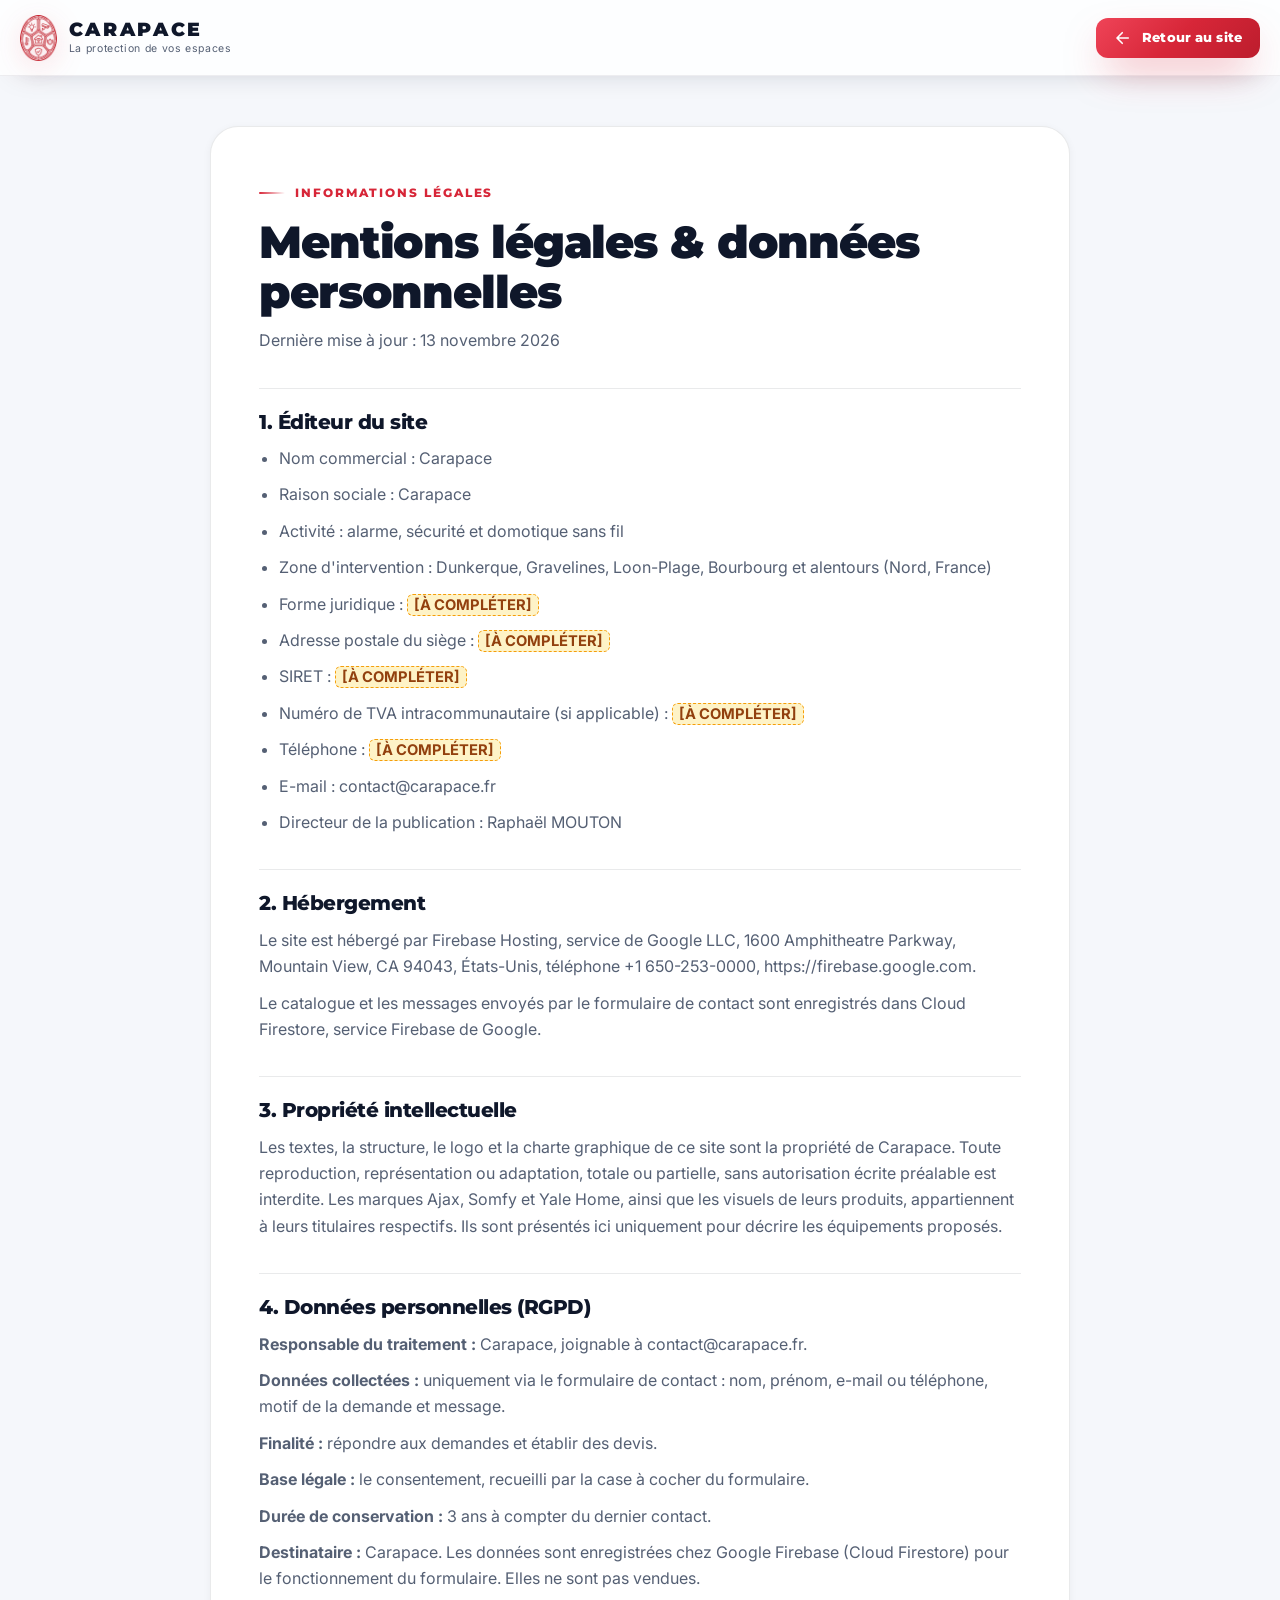
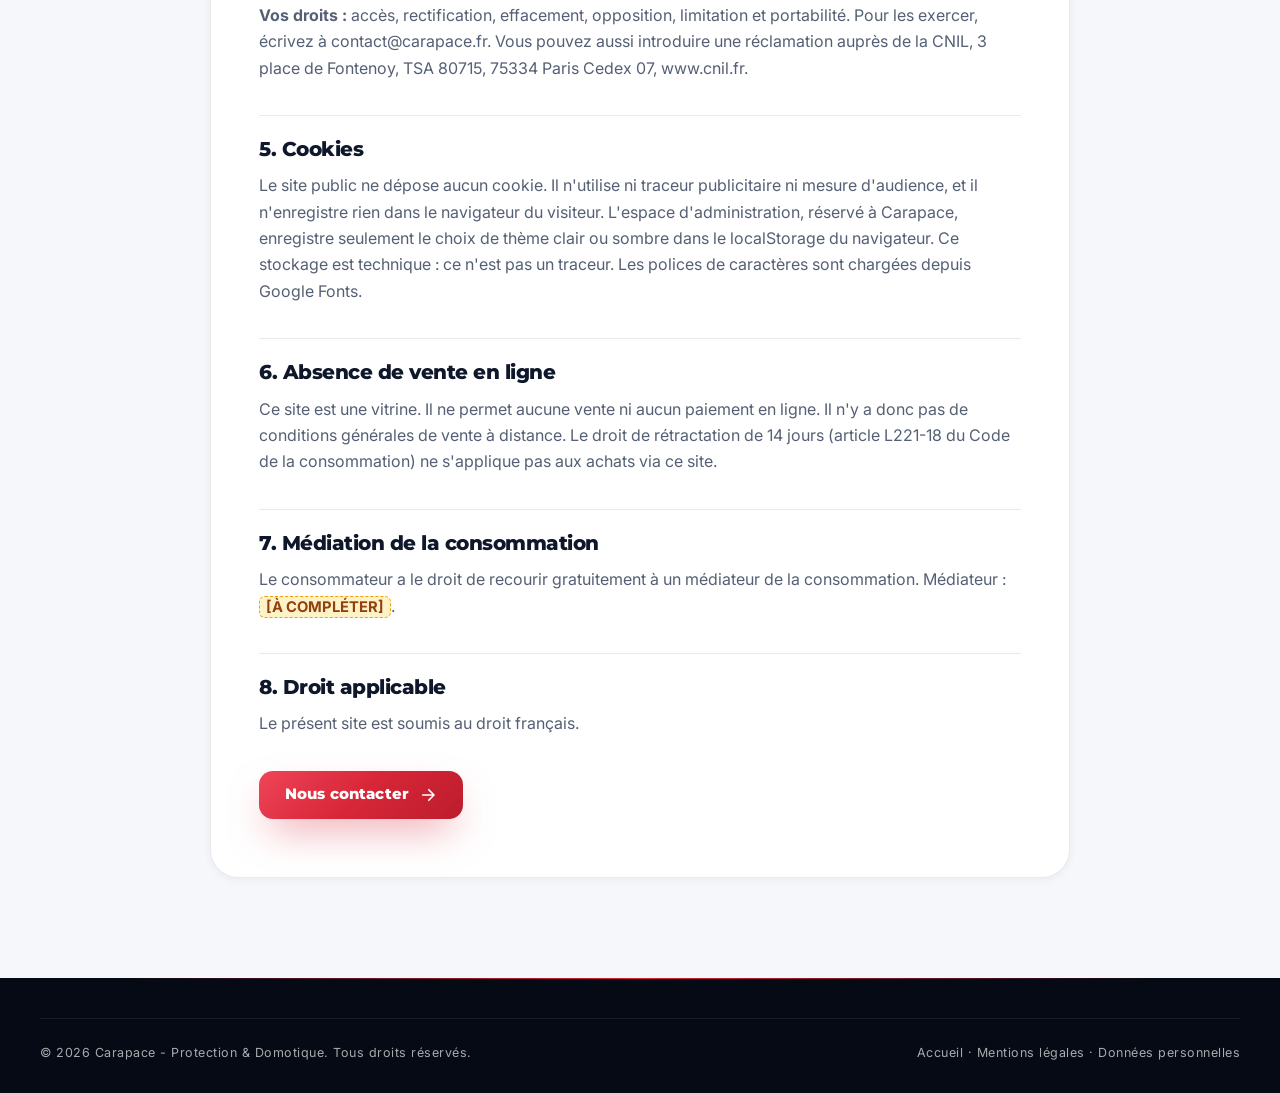
<file: mentions-legales.html>
<!DOCTYPE html>
<html lang="fr">
<head>
<meta charset="UTF-8">
<script>
(function () {
  if (!/github\.io$/i.test(location.hostname)) return;
  var path = location.pathname.replace(/^\/Site-Carapace(?=\/|$)/, "") || "/";
  if (path.charAt(0) !== "/") path = "/" + path;
  location.replace("https://carapace-6ffff.web.app" + path + location.search + location.hash);
})();
</script>
<meta name="viewport" content="width=device-width, initial-scale=1.0">
<title>Mentions légales | Carapace, Dunkerque, Gravelines, Loon-Plage</title>
<meta name="description" content="Mentions légales et données personnelles de Carapace. Installation d'alarmes Ajax, Somfy et Yale, devis gratuit, à Dunkerque, Gravelines et Loon-Plage.">
<link rel="canonical" href="https://carapace-6ffff.web.app/mentions-legales.html">
<meta property="og:type" content="website">
<meta property="og:locale" content="fr_FR">
<meta property="og:site_name" content="Carapace">
<meta property="og:url" content="https://carapace-6ffff.web.app/mentions-legales.html">
<meta property="og:title" content="Mentions légales | Carapace, Dunkerque, Gravelines, Loon-Plage">
<meta property="og:description" content="Mentions légales et données personnelles de Carapace. Installation d'alarmes Ajax, Somfy et Yale, devis gratuit, à Dunkerque, Gravelines et Loon-Plage.">
<meta name="theme-color" content="#0b1020">
<link rel="icon" href="favicon.ico" sizes="any">
<link rel="icon" type="image/png" sizes="32x32" href="assets/img/icon-32.png">
<link rel="apple-touch-icon" href="assets/img/icon-180.png">
<link rel="preconnect" href="https://fonts.googleapis.com">
<link rel="preconnect" href="https://fonts.gstatic.com" crossorigin>
<link href="https://fonts.googleapis.com/css2?family=Inter:wght@400;500;600;700&family=Montserrat:wght@600;700;800;900&display=swap" rel="stylesheet">
<link rel="stylesheet" href="assets/css/style.css">
</head>
<body class="page-simple">
<svg width="0" height="0" style="position:absolute" aria-hidden="true">
  <symbol id="i-back" viewBox="0 0 24 24" fill="none" stroke="currentColor" stroke-width="2.2" stroke-linecap="round" stroke-linejoin="round"><path d="M19 12H5M11 19l-7-7 7-7"/></symbol>
  <symbol id="i-arrow" viewBox="0 0 24 24" fill="none" stroke="currentColor" stroke-width="2.2" stroke-linecap="round" stroke-linejoin="round"><path d="M5 12h14M13 5l7 7-7 7"/></symbol>
</svg>
<header class="site-header is-solid">
  <div class="container">
    <a class="brand" href="/" aria-label="Carapace — accueil">
      <img src="assets/img/logo-mark.png" alt="" width="160" height="200">
      <span class="brand-text"><strong>CARAPACE</strong><small>La protection de vos espaces</small></span>
    </a>
    <div class="header-actions">
      <a class="btn btn-primary btn-sm" href="/"><svg width="16" height="16"><use href="#i-back"/></svg> Retour au site</a>
    </div>
  </div>
</header>

<main class="simple-page" id="main">
  <div class="container">
    <article class="card legal">
      <span class="eyebrow">Informations légales</span>
      <h1>Mentions légales &amp; données personnelles</h1>
      <p>Dernière mise à jour : 13 novembre 2026</p>

      <h2>1. Éditeur du site</h2>
      <ul>
        <li>Nom commercial : Carapace</li>
        <li>Raison sociale : Carapace</li>
        <li>Activité : alarme, sécurité et domotique sans fil</li>
        <li>Zone d'intervention : Dunkerque, Gravelines, Loon-Plage, Bourbourg et alentours (Nord, France)</li>
        <li>Forme juridique : <span class="todo">[À COMPLÉTER]</span></li>
        <li>Adresse postale du siège : <span class="todo">[À COMPLÉTER]</span></li>
        <li>SIRET : <span class="todo">[À COMPLÉTER]</span></li>
        <li>Numéro de TVA intracommunautaire (si applicable) : <span class="todo">[À COMPLÉTER]</span></li>
        <li>Téléphone : <span class="todo">[À COMPLÉTER]</span></li>
        <li>E-mail : <a href="mailto:contact@carapace.fr">contact@carapace.fr</a></li>
        <li>Directeur de la publication : Raphaël MOUTON</li>
      </ul>

      <h2>2. Hébergement</h2>
      <p>Le site est hébergé par Firebase Hosting, service de Google LLC, 1600 Amphitheatre Parkway, Mountain View, CA 94043, États-Unis, téléphone +1 650-253-0000, <a href="https://firebase.google.com" target="_blank" rel="noopener">https://firebase.google.com</a>.</p>
      <p>Le catalogue et les messages envoyés par le formulaire de contact sont enregistrés dans Cloud Firestore, service Firebase de Google.</p>

      <h2>3. Propriété intellectuelle</h2>
      <p>Les textes, la structure, le logo et la charte graphique de ce site sont la propriété de Carapace. Toute reproduction, représentation ou adaptation, totale ou partielle, sans autorisation écrite préalable est interdite. Les marques Ajax, Somfy et Yale Home, ainsi que les visuels de leurs produits, appartiennent à leurs titulaires respectifs. Ils sont présentés ici uniquement pour décrire les équipements proposés.</p>

      <h2 id="donnees">4. Données personnelles (RGPD)</h2>
      <p><strong>Responsable du traitement :</strong> Carapace, joignable à <a href="mailto:contact@carapace.fr">contact@carapace.fr</a>.</p>
      <p><strong>Données collectées :</strong> uniquement via le formulaire de contact : nom, prénom, e-mail ou téléphone, motif de la demande et message.</p>
      <p><strong>Finalité :</strong> répondre aux demandes et établir des devis.</p>
      <p><strong>Base légale :</strong> le consentement, recueilli par la case à cocher du formulaire.</p>
      <p><strong>Durée de conservation :</strong> 3 ans à compter du dernier contact.</p>
      <p><strong>Destinataire :</strong> Carapace. Les données sont enregistrées chez Google Firebase (Cloud Firestore) pour le fonctionnement du formulaire. Elles ne sont pas vendues.</p>
      <p><strong>Vos droits :</strong> accès, rectification, effacement, opposition, limitation et portabilité. Pour les exercer, écrivez à <a href="mailto:contact@carapace.fr">contact@carapace.fr</a>. Vous pouvez aussi introduire une réclamation auprès de la CNIL, 3 place de Fontenoy, TSA 80715, 75334 Paris Cedex 07, <a href="https://www.cnil.fr" target="_blank" rel="noopener">www.cnil.fr</a>.</p>

      <h2>5. Cookies</h2>
      <p>Le site public ne dépose aucun cookie. Il n'utilise ni traceur publicitaire ni mesure d'audience, et il n'enregistre rien dans le navigateur du visiteur. L'espace d'administration, réservé à Carapace, enregistre seulement le choix de thème clair ou sombre dans le localStorage du navigateur. Ce stockage est technique : ce n'est pas un traceur. Les polices de caractères sont chargées depuis Google Fonts.</p>

      <h2>6. Absence de vente en ligne</h2>
      <p>Ce site est une vitrine. Il ne permet aucune vente ni aucun paiement en ligne. Il n'y a donc pas de conditions générales de vente à distance. Le droit de rétractation de 14 jours (article L221-18 du Code de la consommation) ne s'applique pas aux achats via ce site.</p>

      <h2>7. Médiation de la consommation</h2>
      <p>Le consommateur a le droit de recourir gratuitement à un médiateur de la consommation. Médiateur : <span class="todo">[À COMPLÉTER]</span>.</p>

      <h2>8. Droit applicable</h2>
      <p>Le présent site est soumis au droit français.</p>

      <p style="margin-top:34px"><a class="btn btn-primary" href="/#contact">Nous contacter <svg width="16" height="16"><use href="#i-arrow"/></svg></a></p>
    </article>
  </div>
</main>
<footer class="site-footer" style="margin-top:60px;padding-top:40px">
  <div class="container">
    <div class="footer-bottom">
      <span>© <span class="year">2026</span> Carapace - Protection &amp; Domotique. Tous droits réservés.</span>
      <span><a href="/">Accueil</a> · <a href="mentions-legales.html">Mentions légales</a> · <a href="mentions-legales.html#donnees">Données personnelles</a></span>
    </div>
  </div>
</footer>
<script>document.querySelectorAll('.year').forEach(function(e){e.textContent=new Date().getFullYear();});</script>
</body>
</html>
</file>
<file: assets/css/style.css>
/* =========================================================
   CARAPACE — Feuille de style principale (site vitrine)
   Couleurs de marque : rouge #d72638 / bleu nuit #0f172a
   ========================================================= */
:root {
  --red: #d72638;
  --red-600: #bc1d2d;
  --red-400: #ef4458;
  --red-soft: #fff1f3;
  --red-glow: rgba(215, 38, 56, 0.45);
  --navy-950: #060a14;
  --navy-900: #0b1020;
  --navy-800: #0f172a;
  --navy-700: #1e293b;
  --navy-600: #334155;
  --bg: #f5f7fb;
  --card: #ffffff;
  --text: #1f2937;
  --ink: #0f172a;
  --muted: #556074;
  --line: rgba(15, 23, 42, 0.09);
  --line-dark: rgba(255, 255, 255, 0.1);
  --success: #16a34a;
  --radius-sm: 12px;
  --radius: 20px;
  --radius-lg: 28px;
  --shadow-sm: 0 2px 8px rgba(15, 23, 42, 0.05);
  --shadow: 0 18px 50px -20px rgba(15, 23, 42, 0.25);
  --shadow-lg: 0 40px 90px -30px rgba(15, 23, 42, 0.45);
  --shadow-red: 0 18px 40px -12px rgba(215, 38, 56, 0.55);
  --ease: cubic-bezier(0.22, 1, 0.36, 1);
  --header-h: 76px;
  --font-head: 'Montserrat', system-ui, -apple-system, 'Segoe UI', sans-serif;
  --font-body: 'Inter', system-ui, -apple-system, 'Segoe UI', sans-serif;
}

*, *::before, *::after { box-sizing: border-box; margin: 0; padding: 0; }
html { overflow-x: clip; scroll-behavior: smooth; scroll-padding-top: calc(var(--header-h) + 16px); -webkit-text-size-adjust: 100%; }
body {
  font-family: var(--font-body);
  background: var(--bg);
  color: var(--text);
  line-height: 1.65;
  font-size: 16px;
  -webkit-font-smoothing: antialiased;
  text-rendering: optimizeLegibility;
  overflow-x: hidden;
  overflow-x: clip;
}
body.no-scroll { overflow: hidden; }
img { max-width: 100%; height: auto; display: block; }
a { color: inherit; text-decoration: none; }
button, input, select, textarea { font: inherit; color: inherit; }
button { cursor: pointer; background: none; border: 0; }
h1, h2, h3, h4 { font-family: var(--font-head); color: var(--ink); line-height: 1.12; letter-spacing: -0.025em; }
::selection { background: var(--red); color: #fff; }
:focus-visible { outline: 3px solid var(--red); outline-offset: 3px; border-radius: 6px; }

.skip-link { position: absolute; left: 16px; top: -60px; z-index: 5000; background: var(--red); color: #fff; padding: 10px 16px; border-radius: 10px; font-weight: 700; transition: top .2s; }
.skip-link:focus { top: 12px; }
.sr-only { position: absolute; width: 1px; height: 1px; padding: 0; margin: -1px; overflow: hidden; clip: rect(0,0,0,0); border: 0; }

.container { width: min(1200px, 100% - 40px); margin-inline: auto; }
.section { padding: clamp(72px, 9vw, 120px) 0; position: relative; }
.section-tight { padding: clamp(48px, 6vw, 80px) 0; }

/* ---------- Typo utilitaires ---------- */
.eyebrow {
  display: inline-flex; align-items: center; gap: 10px;
  font-family: var(--font-head); font-size: 12px; font-weight: 800;
  letter-spacing: .16em; text-transform: uppercase; color: var(--red);
  margin-bottom: 14px;
}
.eyebrow::before { content: ""; width: 26px; height: 2px; background: linear-gradient(90deg, var(--red), transparent); border-radius: 2px; }
.section-head { display: flex; justify-content: space-between; align-items: flex-end; gap: 24px; flex-wrap: wrap; margin-bottom: 44px; }
.section-head h2, .h2 { font-size: clamp(1.9rem, 3.6vw, 3rem); font-weight: 900; max-width: 720px; }
.section-head p.lead { max-width: 520px; color: var(--muted); }
.lead { font-size: clamp(1.02rem, 1.4vw, 1.15rem); color: var(--muted); }
.text-grad { background: linear-gradient(100deg, #ff5a6c 0%, var(--red) 45%, #ff8a5c 100%); -webkit-background-clip: text; background-clip: text; color: transparent; }
.center { text-align: center; }
.center .section-head, .section-head.center { justify-content: center; text-align: center; }
.center .eyebrow::after { content: ""; width: 26px; height: 2px; background: linear-gradient(270deg, var(--red), transparent); border-radius: 2px; }

/* ---------- Boutons ---------- */
.btn {
  --bg-btn: var(--red);
  position: relative; display: inline-flex; align-items: center; justify-content: center; gap: 10px;
  padding: 15px 26px; border-radius: 14px; font-family: var(--font-head); font-weight: 800; font-size: 14.5px;
  letter-spacing: .01em; line-height: 1.2; white-space: nowrap;
  transition: transform .35s var(--ease), box-shadow .35s var(--ease), background .25s, color .25s, border-color .25s;
  isolation: isolate; overflow: hidden;
}
.btn svg { width: 18px; height: 18px; flex: none; transition: transform .35s var(--ease); }
.btn:hover svg.arrow { transform: translateX(4px); }
.btn-primary { background: linear-gradient(135deg, var(--red-400), var(--red) 50%, var(--red-600)); color: #fff; box-shadow: var(--shadow-red); }
.btn-primary::after {
  content: ""; position: absolute; inset: 0; z-index: -1;
  background: linear-gradient(120deg, transparent 20%, rgba(255,255,255,.35) 50%, transparent 80%);
  transform: translateX(-120%); transition: transform .8s var(--ease);
}
.btn-primary:hover { transform: translateY(-3px); box-shadow: 0 26px 50px -14px rgba(215, 38, 56, .7); }
.btn-primary:hover::after { transform: translateX(120%); }
.btn-ghost { background: rgba(255,255,255,.08); color: #fff; border: 1px solid rgba(255,255,255,.22); backdrop-filter: blur(10px); -webkit-backdrop-filter: blur(10px); }
.btn-ghost:hover { background: rgba(255,255,255,.16); transform: translateY(-3px); }
.btn-dark { background: var(--navy-800); color: #fff; box-shadow: 0 14px 30px -12px rgba(15,23,42,.6); }
.btn-dark:hover { background: var(--navy-700); transform: translateY(-3px); }
.btn-light { background: #fff; color: var(--ink); box-shadow: 0 14px 30px -14px rgba(0,0,0,.5); }
.btn-light:hover { transform: translateY(-3px); }
.btn-outline { border: 1.5px solid var(--line); color: var(--ink); background: #fff; }
.btn-outline:hover { border-color: var(--red); color: var(--red); transform: translateY(-2px); }
.btn-sm { padding: 11px 18px; font-size: 13px; border-radius: 12px; }
.btn-block { width: 100%; }
.btn-link { color: var(--muted); font-weight: 700; text-decoration: underline; text-underline-offset: 4px; padding: 10px; }
.btn-link:hover { color: var(--red); }

/* ---------- Header ---------- */
.site-header {
  position: fixed; inset: 0 0 auto 0; z-index: 1000; height: var(--header-h);
  display: flex; align-items: center;
  transition: background .35s var(--ease), box-shadow .35s var(--ease), height .35s var(--ease), border-color .35s;
  border-bottom: 1px solid transparent;
}
.site-header .container { display: flex; align-items: center; justify-content: space-between; gap: 20px; width: 100%; max-width: 1360px; padding-inline: 20px; box-sizing: border-box; margin-inline: auto; min-width: 0; }
.site-header.is-solid, .site-header.is-light {
  background: rgba(255, 255, 255, .82); backdrop-filter: saturate(180%) blur(18px); -webkit-backdrop-filter: saturate(180%) blur(18px);
  border-bottom-color: rgba(15,23,42,.07); box-shadow: 0 10px 30px -18px rgba(15,23,42,.25);
}
.brand { display: flex; align-items: center; gap: 12px; flex: none; }
.brand img { height: 46px; width: auto; transition: transform .5s var(--ease); filter: drop-shadow(0 6px 14px rgba(215,38,56,.35)); }
.brand:hover img { transform: rotate(-6deg) scale(1.06); }
.brand-text { display: flex; flex-direction: column; line-height: 1; }
.brand-text strong { font-family: var(--font-head); font-weight: 900; letter-spacing: .14em; font-size: 19px; color: #fff; transition: color .3s; }
.brand-text small { font-size: 10.5px; letter-spacing: .06em; color: rgba(255,255,255,.7); margin-top: 5px; transition: color .3s; }
.is-solid .brand-text strong, .is-light .brand-text strong { color: var(--ink); }
.is-solid .brand-text small, .is-light .brand-text small { color: var(--muted); }

.main-nav ul { list-style: none; display: flex; align-items: center; gap: 4px; }
.main-nav a {
  position: relative; display: block; padding: 10px 14px; border-radius: 10px;
  font-family: var(--font-head); font-weight: 700; font-size: 13.5px; color: rgba(255,255,255,.86);
  transition: color .25s, background .25s;
}
.main-nav a::after { content: ""; position: absolute; left: 14px; right: 14px; bottom: 5px; height: 2px; border-radius: 2px; background: var(--red); transform: scaleX(0); transform-origin: left; transition: transform .35s var(--ease); }
.main-nav a:hover { color: #fff; background: rgba(255,255,255,.08); }
.main-nav a.active::after, .main-nav a:hover::after { transform: scaleX(1); }
.is-solid .main-nav a, .is-light .main-nav a { color: var(--text); }
.is-solid .main-nav a:hover, .is-light .main-nav a:hover { color: var(--red); background: var(--red-soft); }
.main-nav a.active { color: #fff; }
.is-solid .main-nav a.active, .is-light .main-nav a.active { color: var(--red); }

.header-actions { display: flex; align-items: center; gap: 10px; }
.icon-btn {
  width: 44px; height: 44px; display: grid; place-items: center; border-radius: 12px;
  color: #fff; border: 1px solid rgba(255,255,255,.18); background: rgba(255,255,255,.06);
  transition: background .25s, color .25s, border-color .25s, transform .25s;
}
.icon-btn svg { width: 19px; height: 19px; }
.icon-btn:hover { background: rgba(255,255,255,.15); transform: translateY(-1px); }
.is-solid .icon-btn, .is-light .icon-btn { color: var(--ink); border-color: var(--line); background: #fff; }
.is-solid .icon-btn:hover, .is-light .icon-btn:hover { color: var(--red); border-color: rgba(215,38,56,.3); }
.search-trigger { width: auto; padding: 0 12px 0 14px; gap: 10px; display: inline-flex; align-items: center; font-size: 13px; font-weight: 600; }
.search-trigger kbd { font-family: var(--font-body); font-size: 11px; padding: 2px 6px; border-radius: 6px; border: 1px solid currentColor; opacity: .55; }
.portal-link { font-size: 12.5px; font-weight: 700; padding: 10px 12px; border-radius: 10px; color: rgba(255,255,255,.75); display: inline-flex; gap: 6px; align-items: center; }
.portal-link svg { width: 15px; height: 15px; }
.portal-link:hover { color: #fff; }
.is-solid .portal-link, .is-light .portal-link { color: var(--muted); }
.is-solid .portal-link:hover, .is-light .portal-link:hover { color: var(--ink); }
.burger { display: none; }

/* Menu mobile */
.mobile-menu {
  position: fixed; inset: 0; z-index: 1500; background: rgba(6,10,20,.6); backdrop-filter: blur(6px);
  opacity: 0; pointer-events: none; visibility: hidden; overflow: hidden; transition: opacity .35s var(--ease), visibility 0s linear .45s;
}
.mobile-menu.open { opacity: 1; pointer-events: auto; visibility: visible; transition: opacity .35s var(--ease), visibility 0s; }
.mobile-menu-panel {
  position: absolute; top: 0; right: 0; bottom: 0; width: min(380px, 88vw);
  background: var(--navy-900); color: #fff; padding: 24px; display: flex; flex-direction: column; gap: 8px;
  transform: translateX(100%); transition: transform .45s var(--ease); overflow-y: auto;
  border-left: 1px solid var(--line-dark);
}
.mobile-menu.open .mobile-menu-panel { transform: none; }
.mobile-menu-top { display: flex; justify-content: space-between; align-items: center; margin-bottom: 18px; }
.mobile-menu a.m-link { font-family: var(--font-head); font-size: 22px; font-weight: 800; padding: 12px 6px; border-bottom: 1px solid var(--line-dark); display: flex; justify-content: space-between; align-items: center; }
.mobile-menu a.m-link:hover, .mobile-menu a.m-link.active { color: var(--red-400); }
.mobile-menu .btn { margin-top: 14px; }

/* ---------- Pages (SPA) ---------- */
.page-section { display: none; }
.page-section.active { display: block; animation: pageIn .6s var(--ease) both; }
@keyframes pageIn { from { opacity: 0; transform: translateY(14px); } to { opacity: 1; transform: none; } }

/* ---------- HERO ---------- */
.hero {
  position: relative; min-height: min(100svh, 980px); padding: calc(var(--header-h) + 48px) 0 90px;
  background: radial-gradient(1200px 600px at 85% -10%, rgba(215,38,56,.35), transparent 60%),
              radial-gradient(900px 500px at -10% 110%, rgba(59,130,246,.14), transparent 60%),
              linear-gradient(180deg, var(--navy-950), var(--navy-900) 60%, var(--navy-800));
  color: #fff; overflow: hidden; display: flex; align-items: center; isolation: isolate;
}
.hero::before {
  content: ""; position: absolute; inset: 0; z-index: -1; opacity: .5;
  background-image: linear-gradient(rgba(255,255,255,.05) 1px, transparent 1px), linear-gradient(90deg, rgba(255,255,255,.05) 1px, transparent 1px);
  background-size: 56px 56px;
  -webkit-mask-image: radial-gradient(ellipse 80% 70% at 50% 40%, #000 30%, transparent 75%);
  mask-image: radial-gradient(ellipse 80% 70% at 50% 40%, #000 30%, transparent 75%);
}
.hero-orb { position: absolute; border-radius: 50%; filter: blur(70px); z-index: -1; animation: orb 14s ease-in-out infinite alternate; }
.hero-orb.o1 { width: 420px; height: 420px; background: rgba(215,38,56,.35); top: 10%; right: 8%; }
.hero-orb.o2 { width: 300px; height: 300px; background: rgba(249,115,22,.16); bottom: 5%; left: 30%; animation-delay: -6s; }
@keyframes orb { to { transform: translate(-60px, 40px) scale(1.15); } }
.hero-grid { display: grid; grid-template-columns: 1.08fr .92fr; gap: clamp(32px, 5vw, 72px); align-items: center; }
.hero-badge {
  display: inline-flex; align-items: center; gap: 10px; padding: 8px 16px 8px 10px; border-radius: 999px;
  background: rgba(255,255,255,.06); border: 1px solid rgba(255,255,255,.14); font-size: 12.5px; font-weight: 700;
  letter-spacing: .08em; text-transform: uppercase; margin-bottom: 26px; backdrop-filter: blur(8px);
}
.pulse-dot { width: 10px; height: 10px; border-radius: 50%; background: #22c55e; position: relative; }
.pulse-dot::after { content: ""; position: absolute; inset: -5px; border-radius: 50%; border: 2px solid #22c55e; animation: pulse 2s ease-out infinite; }
@keyframes pulse { from { transform: scale(.6); opacity: 1; } to { transform: scale(1.8); opacity: 0; } }
.hero h1 { color: #fff; font-size: clamp(2.8rem, 6.4vw, 5.6rem); font-weight: 900; letter-spacing: -0.045em; line-height: .98; margin-bottom: 24px; }
.hero h1 .line { display: block; overflow: hidden; }
.hero h1 .line > span { display: inline-block; animation: lineUp 1s var(--ease) both; }
.hero h1 .line:nth-child(2) > span { animation-delay: .12s; }
@keyframes lineUp { from { transform: translateY(105%); } to { transform: none; } }
.hero p.hero-sub { font-size: clamp(1.05rem, 1.5vw, 1.25rem); color: rgba(255,255,255,.78); max-width: 580px; margin-bottom: 36px; }
.hero-actions { display: flex; flex-wrap: wrap; gap: 14px; }
.hero-stats { display: grid; grid-template-columns: repeat(3, 1fr); gap: 14px; margin-top: 52px; max-width: 580px; }
.stat {
  padding: 18px 18px 16px; border-radius: 18px; background: linear-gradient(180deg, rgba(255,255,255,.08), rgba(255,255,255,.02));
  border: 1px solid rgba(255,255,255,.1);
}
.stat strong { display: block; font-family: var(--font-head); font-size: clamp(1.6rem, 2.6vw, 2.2rem); font-weight: 900; letter-spacing: -.03em; line-height: 1.1; }
.stat span { font-size: 12px; text-transform: uppercase; letter-spacing: .1em; color: rgba(255,255,255,.66); }

.hero-visual { position: relative; aspect-ratio: 4 / 5; max-height: 680px; justify-self: center; width: 100%; max-width: 520px; perspective: 1200px; }
.hero-frame {
  position: absolute; inset: 0; border-radius: 32px; overflow: hidden;
  box-shadow: 0 60px 120px -40px rgba(0,0,0,.8), 0 0 0 1px rgba(255,255,255,.12);
  transform: rotateY(-6deg) rotateX(3deg); transition: transform .8s var(--ease);
  animation: frameIn 1.2s var(--ease) .15s both;
}
.hero-visual:hover .hero-frame { transform: rotateY(0) rotateX(0); }
@keyframes frameIn { from { opacity: 0; transform: translateY(40px) rotateY(-14deg) scale(.96); } }
.hero-frame picture, .hero-frame img { width: 100%; height: 100%; object-fit: cover; }
.hero-frame::after { content: ""; position: absolute; inset: 0; background: linear-gradient(180deg, transparent 50%, rgba(6,10,20,.65)); }
.scan-line { position: absolute; left: 0; right: 0; height: 120px; z-index: 2; background: linear-gradient(180deg, transparent, rgba(215,38,56,.22), transparent); animation: scan 5s linear infinite; pointer-events: none; }
@keyframes scan { from { top: -120px; } to { top: 100%; } }
.float-chip {
  position: absolute; z-index: 3; display: flex; align-items: center; gap: 12px; padding: 12px 16px 12px 12px;
  border-radius: 16px; background: rgba(15,23,42,.72); border: 1px solid rgba(255,255,255,.14);
  backdrop-filter: blur(14px); -webkit-backdrop-filter: blur(14px); box-shadow: 0 20px 40px -10px rgba(0,0,0,.55);
  animation: floatY 6s ease-in-out infinite; color: #fff; min-width: 210px;
}
.float-chip .ic { width: 38px; height: 38px; border-radius: 11px; display: grid; place-items: center; flex: none; }
.float-chip .ic svg { width: 20px; height: 20px; }
.float-chip b { display: block; font-size: 13.5px; font-weight: 700; font-family: var(--font-head); }
.float-chip small { font-size: 11.5px; color: rgba(255,255,255,.65); display: flex; align-items: center; gap: 6px; }
.float-chip small i { width: 7px; height: 7px; border-radius: 50%; background: #22c55e; box-shadow: 0 0 10px #22c55e; display: inline-block; }
.chip-1 { top: 9%; left: -12%; }
.chip-2 { top: 46%; right: -10%; animation-delay: -2s; }
.chip-3 { bottom: 8%; left: -6%; animation-delay: -4s; }
.ic-red { background: rgba(215,38,56,.2); color: #ff6b7a; }
.ic-green { background: rgba(34,197,94,.18); color: #4ade80; }
.ic-blue { background: rgba(59,130,246,.2); color: #7ab3ff; }
@keyframes floatY { 50% { transform: translateY(-12px); } }
.scroll-hint { position: absolute; bottom: 26px; left: 50%; transform: translateX(-50%); color: rgba(255,255,255,.55); font-size: 11px; letter-spacing: .2em; text-transform: uppercase; display: flex; flex-direction: column; align-items: center; gap: 10px; }
.scroll-hint span { width: 22px; height: 36px; border: 2px solid rgba(255,255,255,.35); border-radius: 12px; position: relative; }
.scroll-hint span::after { content: ""; position: absolute; left: 50%; top: 7px; width: 4px; height: 8px; border-radius: 2px; background: #fff; transform: translateX(-50%); animation: wheel 1.8s ease-in-out infinite; }
@keyframes wheel { 0% { opacity: 0; transform: translate(-50%, -3px); } 40% { opacity: 1; } 100% { opacity: 0; transform: translate(-50%, 10px); } }

/* ---------- Marquee marques ---------- */
.brand-strip { background: var(--navy-800); color: rgba(255,255,255,.8); border-top: 1px solid var(--line-dark); border-bottom: 1px solid var(--line-dark); overflow: hidden; padding: 22px 0; }
.marquee { display: flex; width: max-content; animation: marquee 38s linear infinite; }
.brand-strip:hover .marquee { animation-play-state: paused; }
.marquee-group { display: flex; align-items: center; gap: 56px; padding-right: 56px; }
.marquee-item { display: flex; align-items: center; gap: 14px; font-family: var(--font-head); font-weight: 800; font-size: 18px; letter-spacing: .04em; white-space: nowrap; }
.marquee-item.brand-name { font-size: 22px; color: #fff; letter-spacing: .12em; }
.marquee-item .sep { width: 8px; height: 8px; transform: rotate(45deg); background: var(--red); border-radius: 2px; }
@keyframes marquee { to { transform: translateX(-50%); } }

/* ---------- Cartes génériques ---------- */
.card {
  position: relative; background: var(--card); border: 1px solid var(--line); border-radius: var(--radius);
  box-shadow: var(--shadow-sm); transition: transform .45s var(--ease), box-shadow .45s var(--ease), border-color .35s;
}
.card.spot::before {
  content: ""; position: absolute; inset: 0; border-radius: inherit; pointer-events: none; opacity: 0; transition: opacity .35s;
  background: radial-gradient(420px circle at var(--mx, 50%) var(--my, 50%), rgba(215,38,56,.09), transparent 45%);
}
.card.spot:hover::before { opacity: 1; }
.card:hover { transform: translateY(-6px); box-shadow: var(--shadow); border-color: rgba(215,38,56,.22); }

.features { margin-top: -70px; position: relative; z-index: 5; }
.feature-grid { display: grid; grid-template-columns: repeat(4, 1fr); gap: 18px; }
.feature-card { padding: 28px 24px; }
.icon-tile {
  width: 54px; height: 54px; border-radius: 16px; display: grid; place-items: center; margin-bottom: 20px;
  background: linear-gradient(135deg, var(--red-soft), #fff7ed); color: var(--red);
  box-shadow: inset 0 0 0 1px rgba(215,38,56,.12); transition: transform .5s var(--ease), background .3s, color .3s;
}
.icon-tile svg { width: 26px; height: 26px; }
.card:hover .icon-tile { transform: rotate(-8deg) scale(1.08); background: linear-gradient(135deg, var(--red), var(--red-600)); color: #fff; }
.feature-card h3 { font-size: 1.08rem; font-weight: 800; margin-bottom: 8px; }
.feature-card p { color: var(--muted); font-size: .93rem; }

/* Solutions */
.solutions-grid { display: grid; grid-template-columns: repeat(4, 1fr); gap: 18px; }
.solution-card { padding: 28px 24px 24px; display: flex; flex-direction: column; gap: 14px; cursor: pointer; text-align: left; overflow: hidden; }
.solution-card .num { position: absolute; right: 18px; top: 10px; font-family: var(--font-head); font-weight: 900; font-size: 64px; color: rgba(15,23,42,.04); line-height: 1; transition: color .4s; }
.solution-card:hover .num { color: rgba(215,38,56,.09); }
.solution-card h3 { font-size: 1.18rem; font-weight: 900; }
.solution-card p { color: var(--muted); font-size: .93rem; flex: 1; }
.solution-card .go { display: inline-flex; align-items: center; gap: 8px; font-family: var(--font-head); font-size: 12px; font-weight: 800; text-transform: uppercase; letter-spacing: .1em; color: var(--red); }
.solution-card .go svg { width: 16px; height: 16px; transition: transform .35s var(--ease); }
.solution-card:hover .go svg { transform: translateX(5px); }
.solution-card.premium { background: linear-gradient(160deg, var(--navy-800), var(--navy-900)); border-color: rgba(255,255,255,.06); }
.solution-card.premium h3 { color: #fff; }
.solution-card.premium p { color: rgba(255,255,255,.7); }
.solution-card.premium .num { color: rgba(255,255,255,.05); }
.solution-card.premium .go { color: #ff7a88; }
.solution-card.premium .icon-tile { background: rgba(215,38,56,.18); color: #ff7a88; box-shadow: inset 0 0 0 1px rgba(255,255,255,.08); }

/* ---------- Produits ---------- */
.products-grid { display: grid; grid-template-columns: repeat(auto-fill, minmax(260px, 1fr)); gap: 22px; }
.product-card { display: flex; flex-direction: column; padding: 14px 14px 20px; cursor: pointer; overflow: hidden; text-align: left; width: 100%; }
.product-card .p-media {
  position: relative; height: 210px; border-radius: 14px; display: grid; place-items: center; overflow: hidden; margin-bottom: 18px;
  background: radial-gradient(circle at 50% 60%, #fff 0%, #f3f5f9 70%);
}
.product-card .p-media img { max-width: 72%; max-height: 82%; object-fit: contain; transition: transform .6s var(--ease); mix-blend-mode: multiply; }
.product-card:hover .p-media img { transform: scale(1.08) translateY(-4px); }
.p-badges { position: absolute; left: 10px; top: 10px; display: flex; gap: 6px; flex-wrap: wrap; z-index: 2; }
.badge { display: inline-flex; align-items: center; gap: 6px; font-family: var(--font-head); font-size: 10.5px; font-weight: 800; letter-spacing: .08em; text-transform: uppercase; padding: 6px 10px; border-radius: 999px; background: var(--red-soft); color: var(--red-600); }
.badge.dark { background: var(--navy-800); color: #fff; }
.badge.red { background: var(--red); color: #fff; }
.badge.ghost { background: rgba(15,23,42,.06); color: var(--navy-700); }
.p-body { padding: 0 6px; display: flex; flex-direction: column; flex: 1; }
.p-brand { font-size: 11px; font-weight: 800; letter-spacing: .14em; text-transform: uppercase; color: var(--muted); margin-bottom: 6px; }
.p-title { font-family: var(--font-head); font-size: 1.07rem; font-weight: 800; color: var(--ink); line-height: 1.3; margin-bottom: 8px; }
.p-desc { font-size: .88rem; color: var(--muted); display: -webkit-box; -webkit-line-clamp: 3; -webkit-box-orient: vertical; overflow: hidden; margin-bottom: 18px; max-height: 4.8em; line-height: 1.6; }
.p-open { display: flex; flex-direction: column; flex: 1; width: 100%; text-align: left; color: inherit; }
.p-foot { margin-top: auto; display: flex; align-items: center; justify-content: space-between; gap: 10px; padding: 14px 6px 0; border-top: 1px dashed var(--line); flex-wrap: wrap; }
.p-action { flex: 1 1 140px; justify-content: center; text-align: center; white-space: normal; line-height: 1.25; }
.p-price { font-family: var(--font-head); font-size: 1.35rem; font-weight: 900; color: var(--red); letter-spacing: -.02em; }
.p-price small { font-size: .7rem; color: #8a94a6; font-weight: 700; margin-left: 4px; letter-spacing: 0; }
.p-go { width: 38px; height: 38px; border-radius: 12px; display: grid; place-items: center; background: var(--bg); color: var(--ink); transition: background .3s, color .3s, transform .4s var(--ease); }
.p-go svg { width: 17px; height: 17px; }
.product-card:hover .p-go { background: var(--red); color: #fff; transform: rotate(-45deg); }
.product-card.pack { border-top: 0; }
.product-card.pack::after { content: ""; position: absolute; top: 0; left: 0; right: 0; height: 4px; background: linear-gradient(90deg, var(--red), #ff8a5c); }

/* Skeleton */
.skeleton { pointer-events: none; }
.skeleton .p-media, .skeleton .sk { background: linear-gradient(90deg, #eef1f6 25%, #f7f9fc 37%, #eef1f6 63%); background-size: 400% 100%; animation: shimmer 1.4s ease infinite; border-radius: 10px; }
.skeleton .sk { height: 14px; margin: 8px 6px; }
.skeleton .sk.w60 { width: 60%; } .skeleton .sk.w40 { width: 40%; height: 22px; margin-top: 18px; }
@keyframes shimmer { from { background-position: 100% 50%; } to { background-position: 0 50%; } }
.empty-state { grid-column: 1 / -1; padding: 40px 24px; text-align: center; border: 1.5px dashed rgba(15,23,42,.14); border-radius: var(--radius); color: var(--muted); background: rgba(255,255,255,.6); }
.empty-state strong { display: block; color: var(--ink); font-family: var(--font-head); margin-bottom: 6px; }

/* ---------- Process ---------- */
.dark-section { background: linear-gradient(180deg, var(--navy-900), var(--navy-950)); color: rgba(255,255,255,.8); overflow: hidden; isolation: isolate; }
.dark-section::before { content: ""; position: absolute; width: 700px; height: 700px; border-radius: 50%; background: radial-gradient(circle, rgba(215,38,56,.22), transparent 65%); top: -300px; right: -200px; z-index: -1; }
.dark-section h2, .dark-section h3 { color: #fff; }
.dark-section .lead { color: rgba(255,255,255,.65); }
.steps { display: grid; grid-template-columns: repeat(5, 1fr); gap: 16px; position: relative; counter-reset: step; }
.steps::before { content: ""; position: absolute; top: 34px; left: 8%; right: 8%; height: 2px; background: linear-gradient(90deg, transparent, rgba(215,38,56,.6), rgba(255,255,255,.15), transparent); }
.step { position: relative; text-align: center; padding: 0 6px; }
.step-num {
  width: 68px; height: 68px; margin: 0 auto 22px; border-radius: 50%; display: grid; place-items: center; position: relative;
  background: var(--navy-800); border: 1px solid rgba(255,255,255,.12); color: #fff; font-family: var(--font-head); font-weight: 900; font-size: 20px;
  box-shadow: 0 0 0 8px var(--navy-900); transition: background .4s, transform .5s var(--ease), box-shadow .4s;
}
.step:hover .step-num { background: var(--red); transform: scale(1.08); box-shadow: 0 0 0 8px var(--navy-900), 0 0 40px var(--red-glow); }
.step h3 { font-size: 1.05rem; font-weight: 800; margin-bottom: 8px; }
.step p { font-size: .88rem; color: rgba(255,255,255,.62); }

/* ---------- Quiz / configurateur ---------- */
.quiz-wrap { display: grid; grid-template-columns: .8fr 1.2fr; gap: clamp(28px, 5vw, 64px); align-items: start; }
.quiz-aside h2 { font-size: clamp(1.9rem, 3.4vw, 2.8rem); font-weight: 900; margin-bottom: 16px; }
.quiz-aside ul { list-style: none; margin-top: 26px; display: grid; gap: 14px; }
.quiz-aside li { display: flex; gap: 12px; align-items: flex-start; color: var(--muted); font-size: .95rem; }
.quiz-aside li svg { width: 22px; height: 22px; color: var(--success); flex: none; margin-top: 1px; }
.quiz-card { padding: clamp(24px, 4vw, 40px); border-radius: var(--radius-lg); background: #fff; box-shadow: var(--shadow-lg); border: 1px solid var(--line); position: relative; overflow: hidden; }
.quiz-card:hover { transform: none; }
.quiz-progress { display: flex; align-items: center; gap: 14px; margin-bottom: 28px; }
.quiz-progress .bar { flex: 1; height: 8px; border-radius: 99px; background: #eef1f6; overflow: hidden; }
.quiz-progress .bar i { display: block; height: 100%; width: 25%; border-radius: inherit; background: linear-gradient(90deg, var(--red), #ff8a5c); transition: width .6s var(--ease); }
.quiz-progress span { font-family: var(--font-head); font-size: 12px; font-weight: 800; color: var(--muted); letter-spacing: .08em; white-space: nowrap; }
.question { display: none; }
.question.active { display: block; animation: qIn .55s var(--ease) both; }
@keyframes qIn { from { opacity: 0; transform: translateX(24px); } to { opacity: 1; transform: none; } }
.question h3 { font-size: clamp(1.25rem, 2.2vw, 1.6rem); font-weight: 800; margin-bottom: 8px; }
.question .hint { color: var(--muted); font-size: .92rem; margin-bottom: 24px; }
.options-grid { display: grid; grid-template-columns: repeat(auto-fit, minmax(170px, 1fr)); gap: 14px; }
.btn-option {
  position: relative; display: flex; flex-direction: column; align-items: flex-start; gap: 12px; text-align: left;
  padding: 20px 18px; border-radius: 18px; border: 1.5px solid var(--line); background: linear-gradient(180deg, #fff, #fafbfd);
  font-family: var(--font-head); font-weight: 800; font-size: 15px; color: var(--ink);
  transition: border-color .25s, transform .35s var(--ease), box-shadow .35s var(--ease), background .25s;
}
.btn-option small { font-family: var(--font-body); font-weight: 500; font-size: 12.5px; color: var(--muted); }
.btn-option .o-ic { width: 44px; height: 44px; border-radius: 13px; display: grid; place-items: center; background: var(--bg); color: var(--red); transition: background .3s, color .3s; }
.btn-option .o-ic svg { width: 22px; height: 22px; }
.btn-option:hover { border-color: rgba(215,38,56,.45); transform: translateY(-3px); box-shadow: 0 18px 34px -16px rgba(215,38,56,.45); }
.btn-option:hover .o-ic, .btn-option.selected .o-ic { background: var(--red); color: #fff; }
.btn-option.selected { border-color: var(--red); background: linear-gradient(180deg, #fff6f7, #fff); }
.btn-option.selected::after { content: "✓"; position: absolute; top: 12px; right: 14px; width: 22px; height: 22px; border-radius: 50%; background: var(--red); color: #fff; font-size: 12px; display: grid; place-items: center; }
.quiz-nav { display: flex; justify-content: space-between; align-items: center; gap: 12px; margin-top: 26px; flex-wrap: wrap; }
.quiz-back { display: inline-flex; align-items: center; gap: 8px; font-weight: 700; font-size: 14px; color: var(--muted); padding: 8px 4px; visibility: hidden; }
.quiz-back.show { visibility: visible; }
.quiz-back:hover { color: var(--red); }
.quiz-back svg { width: 16px; height: 16px; }
.result { display: none; }
.result.active { display: block; animation: qIn .6s var(--ease) both; }
.result-hero { border-radius: 20px; padding: 26px; background: linear-gradient(140deg, var(--navy-800), var(--navy-900)); color: #fff; position: relative; overflow: hidden; margin-bottom: 22px; }
.result-hero::after { content: ""; position: absolute; width: 260px; height: 260px; border-radius: 50%; right: -80px; top: -100px; background: radial-gradient(circle, rgba(215,38,56,.55), transparent 65%); }
.result-hero > * { position: relative; z-index: 1; }
.result-hero .label { font-size: 12px; font-weight: 800; letter-spacing: .14em; text-transform: uppercase; color: #ff8593; }
.pack-name { font-family: var(--font-head); font-size: clamp(1.6rem, 3vw, 2.2rem); font-weight: 900; letter-spacing: -.02em; margin: 8px 0 10px; }
.result-hero p { color: rgba(255,255,255,.78); }
.result-meta { margin-top: 16px; display: flex; flex-wrap: wrap; gap: 8px; }
.result-meta span { font-size: 12.5px; font-weight: 700; padding: 6px 12px; border-radius: 99px; background: rgba(255,255,255,.1); border: 1px solid rgba(255,255,255,.14); }
.result-extras { list-style: none; display: grid; gap: 10px; margin-bottom: 22px; }
.result-extras li { display: flex; gap: 12px; padding: 12px 14px; border-radius: 14px; background: var(--bg); font-size: .92rem; }
.result-extras li b { color: var(--ink); }
.result-reco-title { font-family: var(--font-head); font-weight: 800; font-size: 14px; letter-spacing: .06em; text-transform: uppercase; color: var(--muted); margin-bottom: 12px; }
.reco-grid { display: grid; grid-template-columns: repeat(auto-fill, minmax(160px, 1fr)); gap: 12px; margin-bottom: 24px; }
.reco-item { display: flex; flex-direction: column; gap: 8px; padding: 12px; border-radius: 16px; border: 1px solid var(--line); background: #fff; text-align: left; transition: border-color .25s, transform .3s var(--ease); }
.reco-item:hover { border-color: var(--red); transform: translateY(-3px); }
.reco-item img { height: 84px; width: 100%; object-fit: contain; mix-blend-mode: multiply; }
.reco-open { display: flex; flex-direction: column; gap: 8px; width: 100%; text-align: left; }
.reco-item b { font-family: var(--font-head); font-size: 13px; color: var(--ink); line-height: 1.3; }
.reco-price { font-size: 13px; font-weight: 800; color: var(--red); }
.reco-why { font-size: 12.5px; font-weight: 500; color: var(--muted); line-height: 1.45; }
.reco-why b { color: var(--ink); font-size: 12px; }
.reco-item .btn { width: 100%; white-space: normal; }
.reco-note { margin: 4px 0 16px; color: var(--muted); font-size: .92rem; }
.result-actions { display: flex; align-items: center; gap: 10px; flex-wrap: wrap; }

/* ---------- Témoignages ---------- */
.testi-grid { display: grid; grid-template-columns: repeat(3, 1fr); gap: 20px; }
.testi { padding: 30px 26px; display: flex; flex-direction: column; gap: 18px; }
.testi .stars { color: #f59e0b; letter-spacing: 3px; font-size: 16px; }
.testi blockquote { font-size: 1rem; color: var(--text); flex: 1; font-style: italic; }
.testi .who { display: flex; align-items: center; gap: 12px; }
.testi .avatar { width: 44px; height: 44px; border-radius: 50%; display: grid; place-items: center; background: linear-gradient(135deg, var(--navy-700), var(--navy-900)); color: #fff; font-family: var(--font-head); font-weight: 800; }
.testi .who b { display: block; color: var(--ink); font-size: .95rem; }
.testi .who small { color: var(--muted); font-size: .82rem; }
.placeholder-tag { display: inline-flex; align-self: flex-start; gap: 6px; align-items: center; font-size: 11px; font-weight: 800; letter-spacing: .06em; text-transform: uppercase; padding: 5px 10px; border-radius: 8px; background: #fef3c7; color: #92400e; border: 1px dashed #f59e0b; }
.todo { background: #fef3c7; color: #92400e; padding: 1px 6px; border-radius: 6px; font-weight: 700; font-size: .92em; border: 1px dashed #f59e0b; white-space: normal; }
.dark-section .todo, footer .todo, .hero .todo { background: rgba(245,158,11,.15); color: #fcd34d; border-color: rgba(245,158,11,.5); }

/* ---------- Zone d'intervention ---------- */
.zone { display: grid; grid-template-columns: 1fr 1fr; gap: clamp(28px, 5vw, 64px); align-items: center; }
.radar { position: relative; aspect-ratio: 1; max-width: 460px; width: 100%; margin-inline: auto; border-radius: 50%; background: radial-gradient(circle, rgba(215,38,56,.08), transparent 70%); }
.radar .ring { position: absolute; inset: 0; border-radius: 50%; border: 1px solid rgba(215,38,56,.22); }
.radar .ring:nth-child(2) { inset: 16%; } .radar .ring:nth-child(3) { inset: 32%; }
.radar .sweep { position: absolute; inset: 0; border-radius: 50%; background: conic-gradient(from 0deg, rgba(215,38,56,.35), transparent 22%); animation: spin 5s linear infinite; }
@keyframes spin { to { transform: rotate(360deg); } }
.radar .core { position: absolute; inset: 41%; border-radius: 50%; background: #fff; box-shadow: var(--shadow); display: grid; place-items: center; }
.radar .core img { width: 46%; height: auto; }
.radar .ping { position: absolute; width: 12px; height: 12px; border-radius: 50%; background: var(--red); box-shadow: 0 0 0 6px rgba(215,38,56,.18); }
.radar .ping::after { content: ""; position: absolute; inset: -6px; border-radius: 50%; border: 2px solid var(--red); animation: pulse 2.4s ease-out infinite; }
.zone-list { display: grid; grid-template-columns: 1fr 1fr; gap: 12px; margin-top: 26px; }
.zone-list div { padding: 16px; border-radius: 16px; background: #fff; border: 1px solid var(--line); }
.zone-list b { display: block; font-family: var(--font-head); color: var(--ink); margin-bottom: 4px; font-size: .98rem; }
.zone-list span { color: var(--muted); font-size: .88rem; }

/* ---------- FAQ ---------- */
.faq-wrap { display: grid; grid-template-columns: .8fr 1.2fr; gap: clamp(28px, 5vw, 64px); }
.faq-list { display: grid; gap: 12px; }
.faq-item { background: #fff; border: 1px solid var(--line); border-radius: 18px; overflow: hidden; transition: border-color .3s, box-shadow .3s; }
.faq-item[open] { border-color: rgba(215,38,56,.3); box-shadow: var(--shadow); }
.faq-item summary { list-style: none; cursor: pointer; padding: 20px 22px; display: flex; justify-content: space-between; align-items: center; gap: 16px; font-family: var(--font-head); font-weight: 800; color: var(--ink); font-size: 1rem; }
.faq-item summary::-webkit-details-marker { display: none; }
.faq-item summary .plus { width: 30px; height: 30px; flex: none; border-radius: 50%; background: var(--bg); position: relative; transition: background .3s, transform .4s var(--ease); }
.faq-item summary .plus::before, .faq-item summary .plus::after { content: ""; position: absolute; left: 50%; top: 50%; width: 12px; height: 2px; background: var(--ink); transform: translate(-50%, -50%); border-radius: 2px; transition: background .3s; }
.faq-item summary .plus::after { transform: translate(-50%, -50%) rotate(90deg); }
.faq-item[open] summary .plus { background: var(--red); transform: rotate(45deg); }
.faq-item[open] summary .plus::before, .faq-item[open] summary .plus::after { background: #fff; }
.faq-item .answer { padding: 0 22px 20px; color: var(--muted); font-size: .95rem; }

/* ---------- CTA band ---------- */
.cta-band { position: relative; border-radius: 32px; padding: clamp(36px, 6vw, 72px); overflow: hidden; color: #fff; isolation: isolate;
  background: radial-gradient(600px 300px at 90% 10%, rgba(255,138,92,.45), transparent 60%), linear-gradient(135deg, var(--red-600), var(--red) 50%, #e8475a);
  display: grid; grid-template-columns: 1.3fr .7fr; gap: 32px; align-items: center; box-shadow: 0 50px 100px -40px rgba(215,38,56,.65);
}
.cta-band::before { content: ""; position: absolute; inset: 0; z-index: -1; opacity: .18; background-image: radial-gradient(rgba(255,255,255,.9) 1px, transparent 1px); background-size: 22px 22px; -webkit-mask-image: linear-gradient(90deg, transparent, #000); mask-image: linear-gradient(90deg, transparent, #000); }
.cta-band h2 { color: #fff; font-size: clamp(1.8rem, 3.6vw, 2.8rem); font-weight: 900; margin-bottom: 12px; }
.cta-band p { color: rgba(255,255,255,.88); }
.cta-band .actions { display: flex; flex-direction: column; gap: 12px; align-items: stretch; }

/* ---------- Pages marques ---------- */
.brand-hero { position: relative; padding: calc(var(--header-h) + 70px) 0 80px; color: #fff; overflow: hidden; isolation: isolate;
  background: radial-gradient(800px 400px at 80% 0%, rgba(215,38,56,.35), transparent 60%), linear-gradient(180deg, var(--navy-950), var(--navy-800)); }
.brand-hero::before { content: ""; position: absolute; inset: 0; z-index: -1; opacity: .45; background-image: linear-gradient(rgba(255,255,255,.05) 1px, transparent 1px), linear-gradient(90deg, rgba(255,255,255,.05) 1px, transparent 1px); background-size: 48px 48px; -webkit-mask-image: linear-gradient(180deg, #000, transparent); mask-image: linear-gradient(180deg, #000, transparent); }
.brand-hero .wm { position: absolute; right: -2%; bottom: -12%; font-family: var(--font-head); font-weight: 900; font-size: clamp(6rem, 18vw, 16rem); color: rgba(255,255,255,.035); letter-spacing: -.04em; z-index: -1; line-height: 1; white-space: nowrap; }
.crumbs { display: flex; gap: 8px; align-items: center; font-size: 13px; color: rgba(255,255,255,.6); margin-bottom: 18px; flex-wrap: wrap; }
.crumbs a:hover { color: #fff; }
.brand-hero h1 { color: #fff; font-size: clamp(2.4rem, 5vw, 4rem); font-weight: 900; margin-bottom: 14px; }
.brand-hero p { max-width: 640px; color: rgba(255,255,255,.75); font-size: 1.08rem; }
.brand-hero .pills { display: flex; gap: 10px; flex-wrap: wrap; margin-top: 26px; }
.brand-hero .pills span { font-size: 13px; font-weight: 600; padding: 8px 14px; border-radius: 99px; background: rgba(255,255,255,.07); border: 1px solid rgba(255,255,255,.12); }

.catalog-toolbar { position: sticky; top: calc(var(--header-h) + 8px); z-index: 50; margin: -32px 0 40px; padding: 14px; border-radius: 20px; background: rgba(255,255,255,.88); backdrop-filter: blur(16px); -webkit-backdrop-filter: blur(16px); border: 1px solid var(--line); box-shadow: var(--shadow); display: flex; gap: 12px; align-items: center; flex-wrap: wrap; }
.search-field { position: relative; flex: 1 1 260px; }
.search-field svg { position: absolute; left: 14px; top: 50%; transform: translateY(-50%); width: 18px; height: 18px; color: var(--muted); pointer-events: none; }
.search-field input { width: 100%; padding: 13px 14px 13px 42px; border-radius: 12px; border: 1.5px solid var(--line); background: var(--bg); outline: none; transition: border-color .2s, box-shadow .2s, background .2s; }
.search-field input:focus { border-color: var(--red); background: #fff; box-shadow: 0 0 0 4px rgba(215,38,56,.1); }
.chips { display: flex; gap: 8px; overflow-x: auto; scrollbar-width: none; flex: 1 1 100%; order: 3; padding-bottom: 2px; }
.chips::-webkit-scrollbar { display: none; }
.chip { flex: none; padding: 9px 14px; border-radius: 99px; border: 1.5px solid var(--line); background: #fff; font-size: 13px; font-weight: 700; color: var(--navy-700); transition: all .25s; }
.chip:hover { border-color: var(--red); color: var(--red); }
.chip.active { background: var(--ink); color: #fff; border-color: var(--ink); }
.chip .count { opacity: .55; margin-left: 4px; font-weight: 600; }
.sort-select { padding: 12px 14px; border-radius: 12px; border: 1.5px solid var(--line); background: #fff; font-weight: 600; font-size: 14px; outline: none; }
.result-count { font-size: 13px; color: var(--muted); font-weight: 600; white-space: nowrap; }
.cat-block { margin-bottom: 64px; }
.cat-title { display: flex; align-items: baseline; gap: 14px; margin-bottom: 22px; font-size: clamp(1.4rem, 2.4vw, 1.9rem); font-weight: 900; }
.cat-title small { font-family: var(--font-body); font-size: 13px; font-weight: 700; color: var(--muted); letter-spacing: 0; }

.compare-card { display: grid; grid-template-columns: .8fr 1.2fr; gap: 32px; align-items: center; padding: clamp(22px, 4vw, 40px); margin-bottom: 64px; cursor: default; }
.compare-card:hover { transform: none; }
.compare-card .shot { border-radius: 16px; overflow: hidden; cursor: zoom-in; border: 1px solid var(--line); box-shadow: var(--shadow); transition: transform .5s var(--ease); }
.compare-card .shot:hover { transform: scale(1.02); }

/* ---------- Détail produit ---------- */
.detail-page { padding: calc(var(--header-h) + 34px) 0 40px; }
.detail-page .crumbs { color: var(--muted); }
.detail-page .crumbs a:hover { color: var(--red); }
.detail-container { display: grid; grid-template-columns: 1fr 1fr; gap: clamp(28px, 4vw, 56px); padding: clamp(20px, 3.4vw, 40px); border-radius: var(--radius-lg); margin-bottom: 70px; }
.detail-container:hover { transform: none; }
.detail-gallery-column { display: flex; flex-direction: column; gap: 14px; position: sticky; top: calc(var(--header-h) + 20px); align-self: start; }
.detail-image-box { position: relative; aspect-ratio: 1 / .9; border-radius: 22px; display: grid; place-items: center; cursor: zoom-in; overflow: hidden; background: radial-gradient(circle at 50% 55%, #fff, #eef1f6 75%); border: 1px solid var(--line); }
#detail-image { max-width: 72%; max-height: 80%; object-fit: contain; mix-blend-mode: multiply; transition: transform .6s var(--ease); }
.detail-image-box:hover #detail-image { transform: scale(1.06); }
.zoom-hint { position: absolute; bottom: 14px; right: 14px; background: rgba(15,23,42,.84); color: #fff; padding: 8px 12px; border-radius: 99px; font-size: 12px; font-weight: 700; display: flex; gap: 6px; align-items: center; }
.detail-thumbnails-grid { display: grid; grid-template-columns: repeat(auto-fill, minmax(76px, 1fr)); gap: 10px; }
.thumb-item { height: 78px; border-radius: 14px; border: 1.5px solid var(--line); background: #fff; padding: 8px; display: grid; place-items: center; transition: border-color .2s, transform .3s var(--ease); }
.thumb-item img { max-height: 100%; object-fit: contain; mix-blend-mode: multiply; }
.thumb-item:hover, .thumb-item.active { border-color: var(--red); transform: translateY(-2px); }
.detail-marque { font-size: 12px; font-weight: 800; letter-spacing: .16em; text-transform: uppercase; color: var(--red); display: inline-block; margin-bottom: 12px; }
.detail-title { font-size: clamp(1.8rem, 3.2vw, 2.7rem); font-weight: 900; margin-bottom: 18px; }
.detail-price { font-family: var(--font-head); font-size: clamp(2rem, 3.4vw, 2.6rem); font-weight: 900; color: var(--red); letter-spacing: -.03em; padding-bottom: 20px; margin-bottom: 22px; border-bottom: 1px solid var(--line); }
.product-tva { font-size: .9rem; color: #8a94a6; font-weight: 700; letter-spacing: 0; }
.detail-desc-courte { font-size: 1.06rem; font-weight: 500; color: var(--text); margin-bottom: 22px; }
.detail-desc-longue p { margin-bottom: 14px; color: var(--muted); }
.detail-perks { display: grid; grid-template-columns: repeat(3, 1fr); gap: 10px; margin: 26px 0; }
.detail-perks div { padding: 14px; border-radius: 14px; background: var(--bg); font-size: 12.5px; font-weight: 700; color: var(--navy-700); display: flex; flex-direction: column; gap: 8px; }
.detail-perks svg { width: 22px; height: 22px; color: var(--red); }
.detail-cta { display: flex; gap: 10px; flex-wrap: wrap; }
.detail-cta .btn-primary { flex: 1 1 260px; }
.box-composition-auto { background: var(--bg); border: 1px solid var(--line); border-left: 4px solid var(--red); border-radius: 14px; padding: 18px 22px; margin: 22px 0; }
.box-composition-auto h4, .box-specs-auto h4 { font-size: 13.5px; font-weight: 900; text-transform: uppercase; letter-spacing: .08em; margin-bottom: 12px; }
.box-composition-auto ul { list-style: none; }
.box-composition-auto li { padding: 9px 0; font-size: 14px; color: #475569; border-bottom: 1px solid var(--line); }
.box-composition-auto li:last-child { border-bottom: 0; }
.box-specs-auto { margin: 22px 0; }
.specs-grid-auto { display: grid; grid-template-columns: repeat(auto-fit, minmax(220px, 1fr)); gap: 10px; }
.spec-item-card { background: #fff; border: 1px solid var(--line); border-radius: 12px; padding: 12px 16px; font-size: 13.5px; color: #475569; }
.spec-item-card strong { display: block; color: var(--ink); margin-bottom: 3px; }

/* ---------- Lightbox ---------- */
.lightbox-modal { position: fixed; inset: 0; z-index: 3000; background: rgba(6,10,20,.92); backdrop-filter: blur(8px); display: none; align-items: center; justify-content: center; cursor: zoom-out; padding: 20px; }
.lightbox-modal.active { display: flex; animation: fade .25s ease; }
.lightbox-modal img { max-width: min(92vw, 1400px); max-height: 88vh; object-fit: contain; border-radius: 16px; background: #fff; padding: 14px; cursor: default; box-shadow: 0 40px 80px rgba(0,0,0,.6); animation: zoomIn .4s var(--ease); }
.lightbox-close { position: absolute; top: 18px; right: 22px; width: 48px; height: 48px; border-radius: 50%; color: #fff; font-size: 30px; line-height: 1; background: rgba(255,255,255,.1); display: grid; place-items: center; transition: background .25s, transform .25s; }
.lightbox-close:hover { background: var(--red); transform: rotate(90deg); }
@keyframes fade { from { opacity: 0; } }
@keyframes zoomIn { from { transform: scale(.92); opacity: 0; } }

/* ---------- Recherche globale ---------- */
.search-modal { position: fixed; inset: 0; z-index: 2500; background: rgba(6,10,20,.6); backdrop-filter: blur(8px); display: none; align-items: flex-start; justify-content: center; padding: 10vh 16px 16px; }
.search-modal.active { display: flex; animation: fade .2s ease; }
.search-panel { width: min(680px, 100%); background: #fff; border-radius: 22px; box-shadow: var(--shadow-lg); overflow: hidden; animation: zoomIn .35s var(--ease); display: flex; flex-direction: column; max-height: 76vh; }
.search-panel .search-field { flex: none; }
.search-panel .search-field input { border: 0; border-bottom: 1px solid var(--line); border-radius: 0; background: #fff; padding: 22px 20px 22px 52px; font-size: 17px; box-shadow: none; }
.search-panel .search-field svg { left: 20px; width: 20px; height: 20px; }
.search-results { overflow-y: auto; padding: 10px; }
.search-result { display: flex; align-items: center; gap: 14px; width: 100%; text-align: left; padding: 10px 12px; border-radius: 14px; transition: background .2s; }
.search-result:hover, .search-result.focus { background: var(--bg); }
.search-result img { width: 52px; height: 52px; object-fit: contain; border-radius: 10px; background: #f3f5f9; padding: 4px; mix-blend-mode: multiply; flex: none; }
.search-result b { display: block; font-family: var(--font-head); color: var(--ink); font-size: 14.5px; line-height: 1.3; }
.search-result small { color: var(--muted); font-size: 12.5px; }
.search-result .sr-price { margin-left: auto; font-weight: 800; color: var(--red); font-size: 14px; white-space: nowrap; }
.search-empty { padding: 30px; text-align: center; color: var(--muted); }
.search-foot { padding: 10px 16px; border-top: 1px solid var(--line); font-size: 12px; color: var(--muted); display: flex; gap: 14px; }
.search-foot kbd { font-family: inherit; border: 1px solid var(--line); padding: 1px 6px; border-radius: 6px; background: var(--bg); }

/* ---------- Contact ---------- */
.contact-grid { display: grid; grid-template-columns: .85fr 1.15fr; gap: clamp(24px, 4vw, 48px); align-items: start; margin-top: -40px; position: relative; z-index: 3; padding-bottom: 40px; }
.contact-aside { padding: 32px 28px; border-radius: var(--radius-lg); background: linear-gradient(160deg, var(--navy-800), var(--navy-950)); color: rgba(255,255,255,.8); position: sticky; top: calc(var(--header-h) + 20px); overflow: hidden; }
.contact-aside:hover { transform: none; }
.contact-aside h3 { color: #fff; font-size: 1.4rem; margin-bottom: 18px; }
.contact-aside ul { list-style: none; display: grid; gap: 16px; margin-bottom: 26px; }
.contact-aside li { display: flex; gap: 14px; align-items: flex-start; font-size: .94rem; }
.contact-aside li .ic { width: 40px; height: 40px; border-radius: 12px; display: grid; place-items: center; flex: none; background: rgba(215,38,56,.18); color: #ff7a88; }
.contact-aside li .ic svg { width: 19px; height: 19px; }
.contact-aside li b { display: block; color: #fff; font-family: var(--font-head); font-size: .95rem; }
.contact-card-box { padding: clamp(24px, 4vw, 42px); border-radius: var(--radius-lg); box-shadow: var(--shadow-lg); }
.contact-card-box:hover { transform: none; }
.contact-card-box h2 { font-size: 1.6rem; margin-bottom: 6px; }
.contact-card-box > p { color: var(--muted); margin-bottom: 26px; }
.form-row { display: grid; grid-template-columns: 1fr 1fr; gap: 16px; }
.form-group-contact { margin-bottom: 18px; position: relative; }
.form-group-contact label { display: block; margin-bottom: 8px; font-weight: 700; font-size: 13.5px; color: var(--ink); }
.form-group-contact input, .form-group-contact select, .form-group-contact textarea {
  width: 100%; padding: 14px 16px; border: 1.5px solid #e2e8f0; border-radius: 14px; background: #f8fafc; outline: none; font-size: 15px;
  transition: border-color .25s, box-shadow .25s, background .25s;
}
.form-group-contact input:focus, .form-group-contact select:focus, .form-group-contact textarea:focus { border-color: var(--red); box-shadow: 0 0 0 4px rgba(215,38,56,.1); background: #fff; }
.form-group-contact textarea { resize: vertical; min-height: 130px; }
.form-group-contact.invalid input, .form-group-contact.invalid select, .form-group-contact.invalid textarea { border-color: #dc2626; background: #fff7f7; }
.field-error { display: none; color: #dc2626; font-size: 12.5px; font-weight: 600; margin-top: 6px; }
.form-group-contact.invalid .field-error { display: block; }
.hp-field { position: absolute !important; left: -9999px !important; width: 1px; height: 1px; overflow: hidden; }
.consent { display: flex; gap: 12px; align-items: flex-start; font-size: 13px; color: var(--muted); margin-bottom: 20px; }
.consent input { width: 20px; height: 20px; accent-color: var(--red); flex: none; margin-top: 1px; }
.consent a { color: var(--red); text-decoration: underline; }
.form-success { display: none; text-align: center; padding: 30px 10px; }
.form-success.show { display: block; animation: qIn .6s var(--ease) both; }
.form-success .check { width: 84px; height: 84px; margin: 0 auto 20px; border-radius: 50%; background: #dcfce7; display: grid; place-items: center; }
.form-success .check svg { width: 42px; height: 42px; color: var(--success); stroke-dasharray: 30; stroke-dashoffset: 30; animation: draw .7s .2s var(--ease) forwards; }
@keyframes draw { to { stroke-dashoffset: 0; } }
.form-success h3 { font-size: 1.5rem; margin-bottom: 8px; }
.form-success p { color: var(--muted); margin-bottom: 20px; }
.spinner { width: 18px; height: 18px; border-radius: 50%; border: 2.5px solid rgba(255,255,255,.4); border-top-color: #fff; animation: spin .8s linear infinite; }

/* ---------- Footer ---------- */
.site-footer { background: var(--navy-950); color: rgba(255,255,255,.65); padding: 80px 0 30px; margin-top: 90px; position: relative; overflow: hidden; }
.site-footer::before { content: ""; position: absolute; top: 0; left: 10%; right: 10%; height: 1px; background: linear-gradient(90deg, transparent, var(--red), transparent); }
.footer-grid { display: grid; grid-template-columns: 1.4fr 1fr 1fr 1.2fr; gap: 40px; margin-bottom: 50px; }
.footer-brand img { width: 150px; margin-bottom: 18px; }
.footer-brand p { font-size: .92rem; max-width: 300px; }
.site-footer h4 { color: #fff; font-size: 13px; letter-spacing: .14em; text-transform: uppercase; margin-bottom: 18px; }
.site-footer ul { list-style: none; display: grid; gap: 10px; font-size: .93rem; }
.site-footer ul a:hover { color: #fff; }
.social-links { display: flex; gap: 12px; margin-top: 22px; }
.social-icon { width: 46px; height: 46px; display: grid; place-items: center; border-radius: 14px; background: rgba(255,255,255,.06); border: 1px solid rgba(255,255,255,.1); color: #fff; transition: background .3s, transform .3s var(--ease); }
.social-icon:hover { background: var(--red); transform: translateY(-3px); }
.social-icon svg { width: 20px; height: 20px; fill: currentColor; }
.footer-bottom { border-top: 1px solid rgba(255,255,255,.08); padding-top: 24px; display: flex; justify-content: space-between; gap: 16px; flex-wrap: wrap; font-size: 12.5px; letter-spacing: .04em; }
.footer-bottom a:hover { color: #fff; }

/* ---------- Flottants ---------- */
.sticky-cta { position: fixed; right: 22px; bottom: 22px; z-index: 900; display: flex; gap: 10px; align-items: center; transform: translateY(140%); transition: transform .5s var(--ease); }
.sticky-cta.show { transform: none; }
.sticky-cta .btn { box-shadow: 0 20px 40px -10px rgba(215,38,56,.7); }
.to-top { width: 50px; height: 50px; border-radius: 14px; background: var(--navy-800); color: #fff; display: grid; place-items: center; box-shadow: var(--shadow); }
.to-top svg { width: 20px; height: 20px; }
.to-top:hover { background: var(--navy-700); }
.toast { position: fixed; left: 50%; bottom: 28px; z-index: 4000; transform: translate(-50%, 30px); opacity: 0; visibility: hidden; background: var(--navy-800); color: #fff; padding: 14px 20px; border-radius: 14px; font-weight: 600; box-shadow: var(--shadow-lg); transition: transform .45s var(--ease), opacity .3s, visibility 0s linear .45s; max-width: calc(100% - 32px); }
.toast.show { transform: translate(-50%, 0); opacity: 1; visibility: visible; transition: transform .45s var(--ease), opacity .3s, visibility 0s; }
.toast.error { background: #991b1b; }

/* ---------- Animations au scroll ---------- */
.reveal { opacity: 0; transform: translateY(30px); transition: opacity .9s var(--ease), transform .9s var(--ease); transition-delay: var(--d, 0s); }
.reveal.in { opacity: 1; transform: none; }
.no-js .reveal { opacity: 1; transform: none; }

/* ---------- Pages simples (mentions, 404) ---------- */
.simple-page { padding: calc(var(--header-h) + 50px) 0 40px; }
.legal { max-width: 860px; margin-inline: auto; padding: clamp(24px, 4vw, 48px); border-radius: var(--radius-lg); }
.legal:hover { transform: none; }
.legal h1 { font-size: clamp(2rem, 4vw, 2.8rem); font-weight: 900; margin-bottom: 10px; }
.legal h2 { font-size: 1.25rem; font-weight: 800; margin: 34px 0 12px; padding-top: 22px; border-top: 1px solid var(--line); }
.legal p, .legal li { color: var(--muted); margin-bottom: 10px; }
.legal ul { padding-left: 20px; }
.legal .note { padding: 14px 16px; border-radius: 14px; background: #fef3c7; color: #92400e; border: 1px dashed #f59e0b; font-size: .92rem; margin: 18px 0; }

/* ---------- Responsive ---------- */
@media (max-width: 1180px) {
  .main-nav { display: none; }
  .burger { display: grid; }
  .search-trigger kbd, .search-trigger .lbl { display: none; }
  .search-trigger { width: 44px; padding: 0; justify-content: center; }
}
@media (max-width: 1024px) {
  .hero-grid { grid-template-columns: 1fr; }
  .hero-visual { max-width: 440px; aspect-ratio: 4/4.4; margin-top: 10px; }
  .chip-1 { left: -4%; } .chip-2 { right: -4%; } .chip-3 { left: 0; }
  .feature-grid, .solutions-grid { grid-template-columns: repeat(2, 1fr); }
  .steps { grid-template-columns: repeat(2, 1fr); row-gap: 36px; }
  .steps::before { display: none; }
  .quiz-wrap, .faq-wrap, .zone, .contact-grid, .compare-card { grid-template-columns: 1fr; }
  .contact-aside, .detail-gallery-column { position: static; }
  .contact-card-box { order: 1; }
  .contact-aside { order: 2; }
  .testi-grid { grid-template-columns: 1fr 1fr; }
  .footer-grid { grid-template-columns: 1fr 1fr; }
  .cta-band { grid-template-columns: 1fr; }
  .detail-container { grid-template-columns: 1fr; }
}
@media (max-width: 680px) {
  :root { --header-h: 66px; }
  .container { width: min(1200px, 100% - 28px); }
  .brand img { height: 38px; }
  .brand-text strong { font-size: 16px; }
  .brand-text small { display: none; }
  .portal-link .lbl, .header-cta { display: none; }
  .site-header .container { padding-inline: 14px; gap: 10px; }
  .header-actions { gap: 6px; }
  .hero { padding-top: calc(var(--header-h) + 30px); padding-bottom: 70px; min-height: auto; }
  .hero-stats { grid-template-columns: repeat(3, 1fr); gap: 8px; }
  .stat { padding: 14px 10px; }
  .stat span { font-size: 10px; letter-spacing: .06em; }
  .hero-actions .btn { flex: 1 1 100%; }
  .float-chip { min-width: 0; padding: 9px 12px 9px 9px; }
  .float-chip .ic { width: 32px; height: 32px; }
  .float-chip b { font-size: 12px; }
  .chip-2 { display: none; }
  .scroll-hint { display: none; }
  .features { margin-top: -40px; }
  .feature-grid, .solutions-grid, .testi-grid, .zone-list { grid-template-columns: 1fr; }
  .steps { grid-template-columns: 1fr; text-align: left; }
  .step { display: grid; grid-template-columns: 60px 1fr; gap: 4px 16px; text-align: left; }
  .step-num { width: 56px; height: 56px; margin: 0; grid-row: span 2; font-size: 17px; }
  .form-row { grid-template-columns: 1fr; gap: 0; }
  .footer-grid { grid-template-columns: 1fr; gap: 30px; }
  .detail-perks { grid-template-columns: 1fr; }
  .catalog-toolbar { top: calc(var(--header-h) + 6px); padding: 10px; border-radius: 16px; }
  .sort-select { flex: 1; }
  .sticky-cta { left: 14px; right: 14px; bottom: 14px; }
  .sticky-cta .btn { flex: 1; }
  .site-footer { padding-bottom: 100px; }
  .products-grid { grid-template-columns: repeat(auto-fill, minmax(min(100%, 240px), 1fr)); }
  .p-foot { flex-direction: column; align-items: stretch; }
  .p-action { width: 100%; }
}
@media (prefers-reduced-motion: reduce) {
  *, *::before, *::after { animation-duration: .01ms !important; animation-iteration-count: 1 !important; transition-duration: .01ms !important; scroll-behavior: auto !important; }
  .reveal { opacity: 1; transform: none; }
  .marquee { animation: none; }
}

.btn:disabled { opacity: .55; cursor: not-allowed; }
.btn:disabled:hover { transform: none; box-shadow: none; }

/* ---------- 404 ---------- */
.text-gradient { background: linear-gradient(90deg, var(--red), #ff7a45); -webkit-background-clip: text; background-clip: text; color: transparent; }
.nf { min-height: 72vh; display: grid; place-items: center; text-align: center; }
.nf-wrap { max-width: 760px; }
.nf-code { font-family: var(--font-head); font-weight: 900; font-size: clamp(6rem, 18vw, 11rem); line-height: 1; letter-spacing: -.04em; color: var(--ink); display: flex; align-items: center; justify-content: center; gap: .08em; }
.nf-code img { width: .62em; height: auto; filter: drop-shadow(0 18px 30px rgba(215,38,56,.35)); animation: nfFloat 4s ease-in-out infinite; }
@keyframes nfFloat { 50% { transform: translateY(-10px) rotate(-3deg); } }
.nf h1 { font-size: clamp(1.6rem, 3.4vw, 2.4rem); font-weight: 900; margin: 18px 0 12px; }
.nf p { color: var(--muted); max-width: 520px; margin: 0 auto 28px; }
.nf-actions { display: flex; gap: 12px; justify-content: center; flex-wrap: wrap; }
@media (prefers-reduced-motion: reduce) { .nf-code img { animation: none; } }
body.page-simple { min-height: 100vh; display: flex; flex-direction: column; }
body.page-simple main { flex: 1; }
</file>
